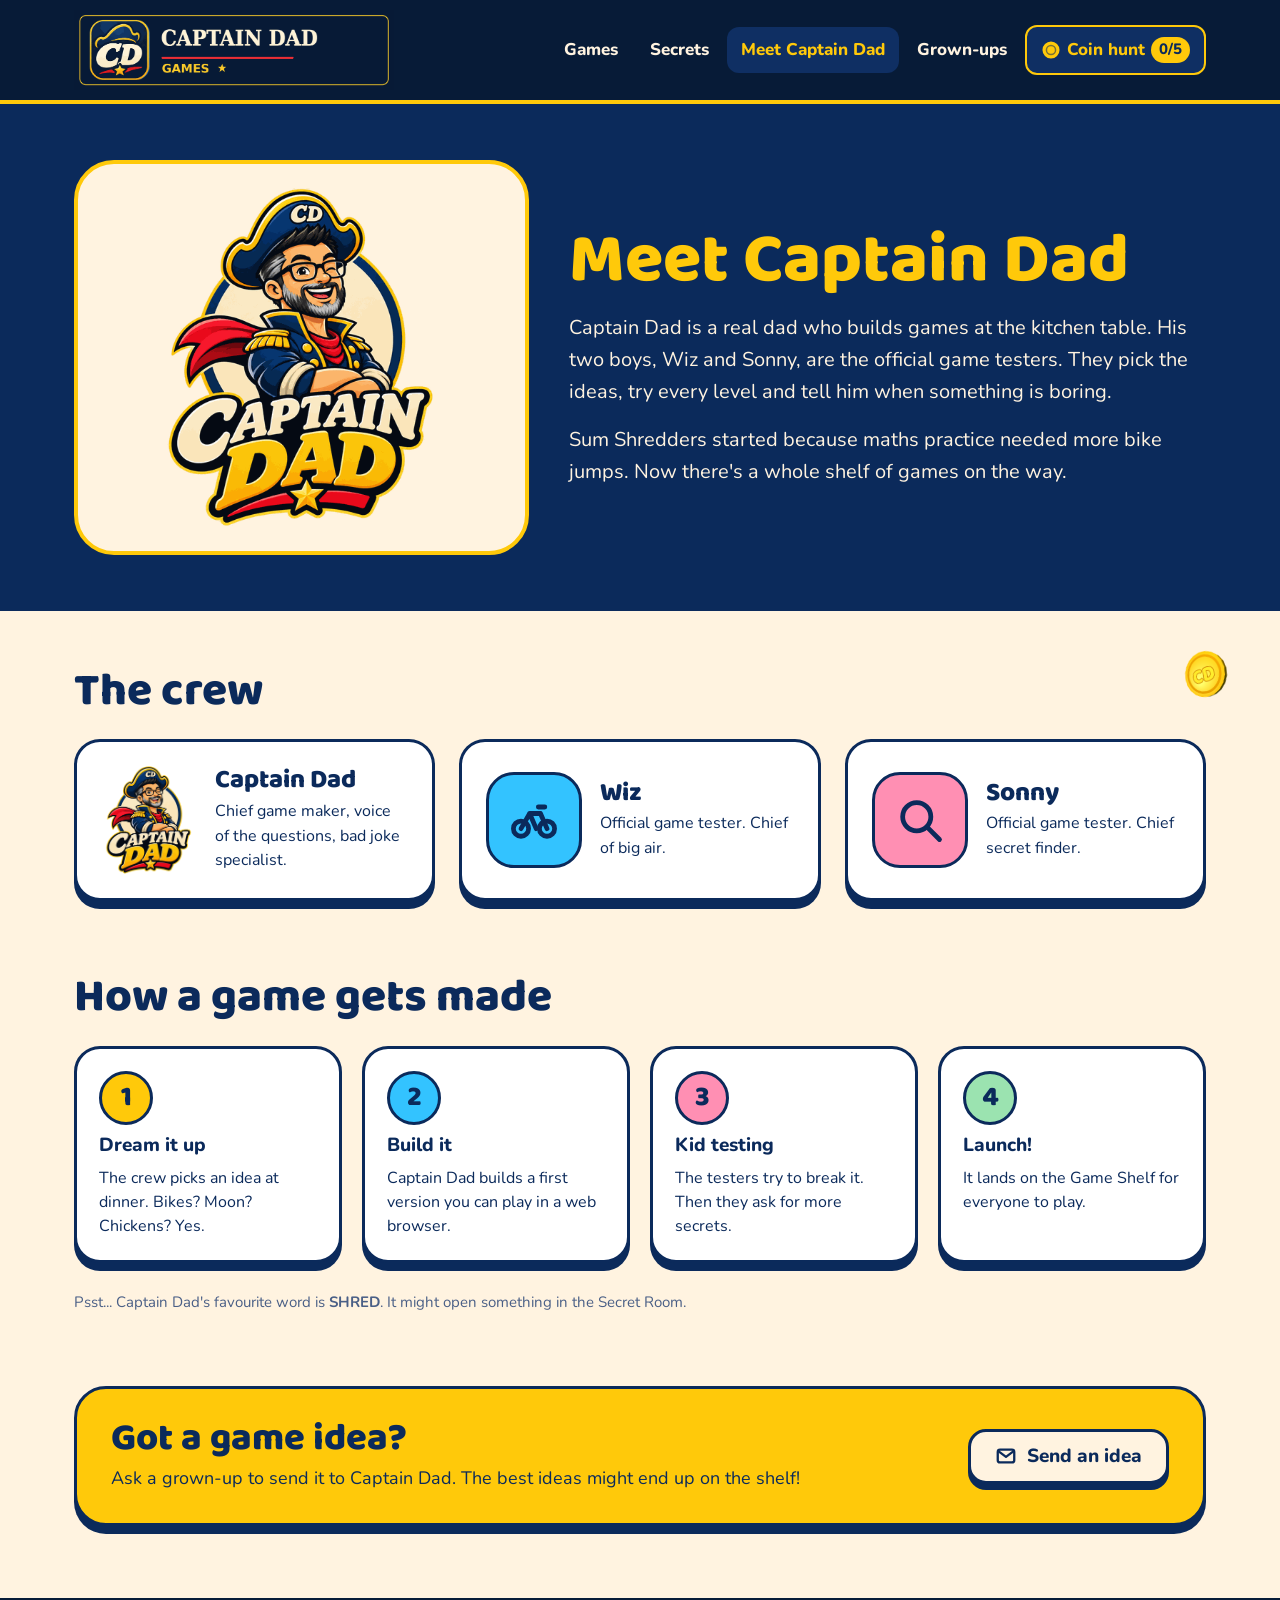
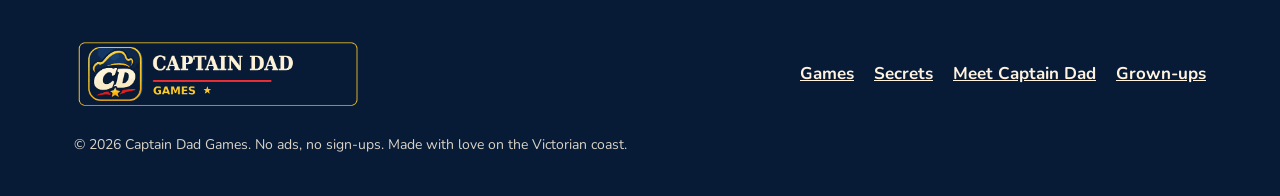
<file: captain-dad/index.html>
<!doctype html>
<html lang="en-AU">
<head>
<meta charset="utf-8">
<meta name="viewport" content="width=device-width, initial-scale=1, viewport-fit=cover">
<title>Meet Captain Dad | Captain Dad Games</title>
<meta name="description" content="Captain Dad is a real dad who makes learning games with his two boys as official testers.">
<meta name="theme-color" content="#071b37">
<link rel="icon" type="image/png" sizes="32x32" href="/assets/img/cd-favicon-32.png?v=3">
<link rel="apple-touch-icon" href="/assets/img/cd-apple-touch-icon.png?v=3">
<link rel="canonical" href="https://captaindad.games/captain-dad/">
<meta property="og:type" content="website">
<meta property="og:site_name" content="Captain Dad Games">
<meta property="og:title" content="Meet Captain Dad | Captain Dad Games">
<meta property="og:description" content="Captain Dad is a real dad who makes learning games with his two boys as official testers.">
<meta property="og:url" content="https://captaindad.games/captain-dad/">
<meta property="og:image" content="https://captaindad.games/assets/img/hero.jpg?v=3">
<meta name="twitter:card" content="summary_large_image">
<link rel="preconnect" href="https://fonts.googleapis.com">
<link rel="preconnect" href="https://fonts.gstatic.com" crossorigin>
<link href="https://fonts.googleapis.com/css2?family=Baloo+2:wght@700;800&amp;family=Nunito:wght@400;600;700;800&amp;display=swap" rel="stylesheet">
<link rel="stylesheet" href="/assets/css/site.css?v=4">
</head>
<body data-page="captain-dad">
<a class="skip" href="#main">Skip to the good stuff</a>
<header class="site-header">
<div class="wrap">
<a class="logo-link" href="/" aria-label="Captain Dad Games home"><img src="/assets/img/captain-dad-wide-dark.png?v=3" alt="Captain Dad Games" width="320" height="80"></a>
<button class="menu-btn" type="button" aria-label="Menu" aria-expanded="false" aria-controls="site-nav"><svg width="24" height="24" viewBox="0 0 24 24" fill="none" stroke="currentColor" stroke-width="3" stroke-linecap="round" stroke-linejoin="round" aria-hidden="true"><path d="M4 7h16M4 12h16M4 17h16"/></svg></button>
<nav id="site-nav" class="nav" aria-label="Main"><a href="/#games">Games</a><a href="/secrets/">Secrets</a><a href="/captain-dad/" aria-current="page">Meet Captain Dad</a><a href="/grown-ups/">Grown-ups</a><a class="coin-chip" href="/secrets/" aria-label="Coin hunt: coins found so far"><svg width="20" height="20" viewBox="0 0 24 24" fill="none" stroke="currentColor" stroke-width="2.5" stroke-linecap="round" stroke-linejoin="round" aria-hidden="true"><circle cx="12" cy="12" r="9" fill="currentColor"/><circle cx="12" cy="12" r="5.5" fill="none" stroke="#0b2a5b" stroke-width="1.8" opacity=".55"/></svg><span>Coin hunt</span><span data-star-count>0/5</span></a></nav>
</div>
</header>

<main id="main">
<section aria-labelledby="mH" style="background:#0b2a5b;color:var(--cream)">
<div class="wrap split" style="padding-top:56px;padding-bottom:56px">
<div style="flex:1 1 300px;display:flex;justify-content:center;background:var(--cream);border-radius:40px;border:4px solid #ffc90a;padding:24px"><img src="/assets/img/captain-dad-logo.png?v=3" alt="Captain Dad, winking, in his navy captain's cap" width="300" height="339"></div>
<div style="flex:1.4 1 420px;display:flex;flex-direction:column;gap:16px">
<h1 id="mH" style="color:#ffc90a;font-size:clamp(46px,6vw,70px);line-height:.98">Meet Captain Dad</h1>
<p style="font-size:20px;line-height:1.6">Captain Dad is a real dad who builds games at the kitchen table. His two boys, Wiz and Sonny, are the official game testers. They pick the ideas, try every level and tell him when something is boring.</p>
<p style="font-size:20px;line-height:1.6">Sum Shredders started because maths practice needed more bike jumps. Now there&#39;s a whole shelf of games on the way.</p>
</div>
</div>
</section>

<section class="section" aria-labelledby="crewH" style="position:relative">
<button class="hidden-coin" type="button" data-coin="captain" aria-label="A hidden gold coin!" style="top:40px;right:4%"><img src="/assets/img/coin.png?v=3" alt="" width="46" height="46"></button>
<div class="wrap">
<h2 id="crewH" style="margin-bottom:24px">The crew</h2>
<div class="grid">
<article class="card" style="padding:24px;display:flex;gap:18px;align-items:center"><img src="/assets/img/captain-dad-logo.png?v=3" alt="" width="96" height="108" loading="lazy" style="flex:0 0 96px"><div><h3 style="font-size:26px">Captain Dad</h3><p style="font-size:16px;margin-top:4px">Chief game maker, voice of the questions, bad joke specialist.</p></div></article>
<article class="card" style="padding:24px;display:flex;gap:18px;align-items:center"><span class="tile-icon" style="flex:0 0 96px;width:96px;height:96px;border-radius:28px;background:#33c3ff"><svg width="52" height="52" viewBox="0 0 24 24" fill="none" stroke="#0b2a5b" stroke-width="2.2" stroke-linecap="round" stroke-linejoin="round" aria-hidden="true"><circle cx="6" cy="16" r="3.5"/><circle cx="18" cy="16" r="3.5"/><path d="M6 16l4-7h5l3 7M10 9l3 7M14 6h3"/></svg></span><div><h3 style="font-size:26px">Wiz</h3><p style="font-size:16px;margin-top:4px">Official game tester. Chief of big air.</p></div></article>
<article class="card" style="padding:24px;display:flex;gap:18px;align-items:center"><span class="tile-icon" style="flex:0 0 96px;width:96px;height:96px;border-radius:28px;background:#ff8fb3"><svg width="52" height="52" viewBox="0 0 24 24" fill="none" stroke="#0b2a5b" stroke-width="2.2" stroke-linecap="round" stroke-linejoin="round" aria-hidden="true"><circle cx="10.5" cy="10.5" r="6.5"/><path d="M15.3 15.3L21 21"/></svg></span><div><h3 style="font-size:26px">Sonny</h3><p style="font-size:16px;margin-top:4px">Official game tester. Chief secret finder.</p></div></article>
</div>
</div>
</section>

<section class="section" aria-labelledby="howH" style="padding-top:16px">
<div class="wrap">
<h2 id="howH" style="margin-bottom:24px">How a game gets made</h2>
<ol class="steps">
<li class="card"><span class="dot" style="background:#ffc90a">1</span><span class="t">Dream it up</span><span class="d">The crew picks an idea at dinner. Bikes? Moon? Chickens? Yes.</span></li>
<li class="card"><span class="dot" style="background:#33c3ff">2</span><span class="t">Build it</span><span class="d">Captain Dad builds a first version you can play in a web browser.</span></li>
<li class="card"><span class="dot" style="background:#ff8fb3">3</span><span class="t">Kid testing</span><span class="d">The testers try to break it. Then they ask for more secrets.</span></li>
<li class="card"><span class="dot" style="background:#9be3b0">4</span><span class="t">Launch!</span><span class="d">It lands on the Game Shelf for everyone to play.</span></li>
</ol>
<p style="margin-top:28px;font-size:15px;color:var(--muted)">Psst... Captain Dad&#39;s favourite word is <strong>SHRED</strong>. It might open something in the Secret Room.</p>
</div>
</section>

<section class="section" aria-labelledby="ideaH" style="padding-top:16px;padding-bottom:72px">
<div class="wrap">
<div class="callout">
<div style="flex:1 1 420px"><h2 id="ideaH" style="font-size:38px">Got a game idea?</h2><p style="margin-top:6px;font-size:18px">Ask a grown-up to send it to Captain Dad. The best ideas might end up on the shelf!</p></div>
<a class="btn cream" href="#" data-contact data-subject="A game idea for Captain Dad"><svg width="22" height="22" viewBox="0 0 24 24" fill="none" stroke="currentColor" stroke-width="2.5" stroke-linecap="round" stroke-linejoin="round" aria-hidden="true"><rect x="3" y="5" width="18" height="14" rx="2.5"/><path d="M4 7l8 6 8-6"/></svg>Send an idea</a>
</div>
</div>
</section>
</main>
<footer class="site-footer">
<div class="wrap">
<img src="/assets/img/captain-dad-wide-dark.png?v=3" alt="Captain Dad Games" width="288" height="72" loading="lazy">
<nav class="foot-links" aria-label="Footer">
<a href="/#games">Games</a><a href="/secrets/">Secrets</a><a href="/captain-dad/">Meet Captain Dad</a><a href="/grown-ups/">Grown-ups</a>
</nav>
<small>© <span data-year>2026</span> Captain Dad Games. No ads, no sign-ups. Made with love on the Victorian coast.</small>
</div>
</footer>
<script src="/assets/js/site.js?v=4"></script>
</body>
</html>
</file>
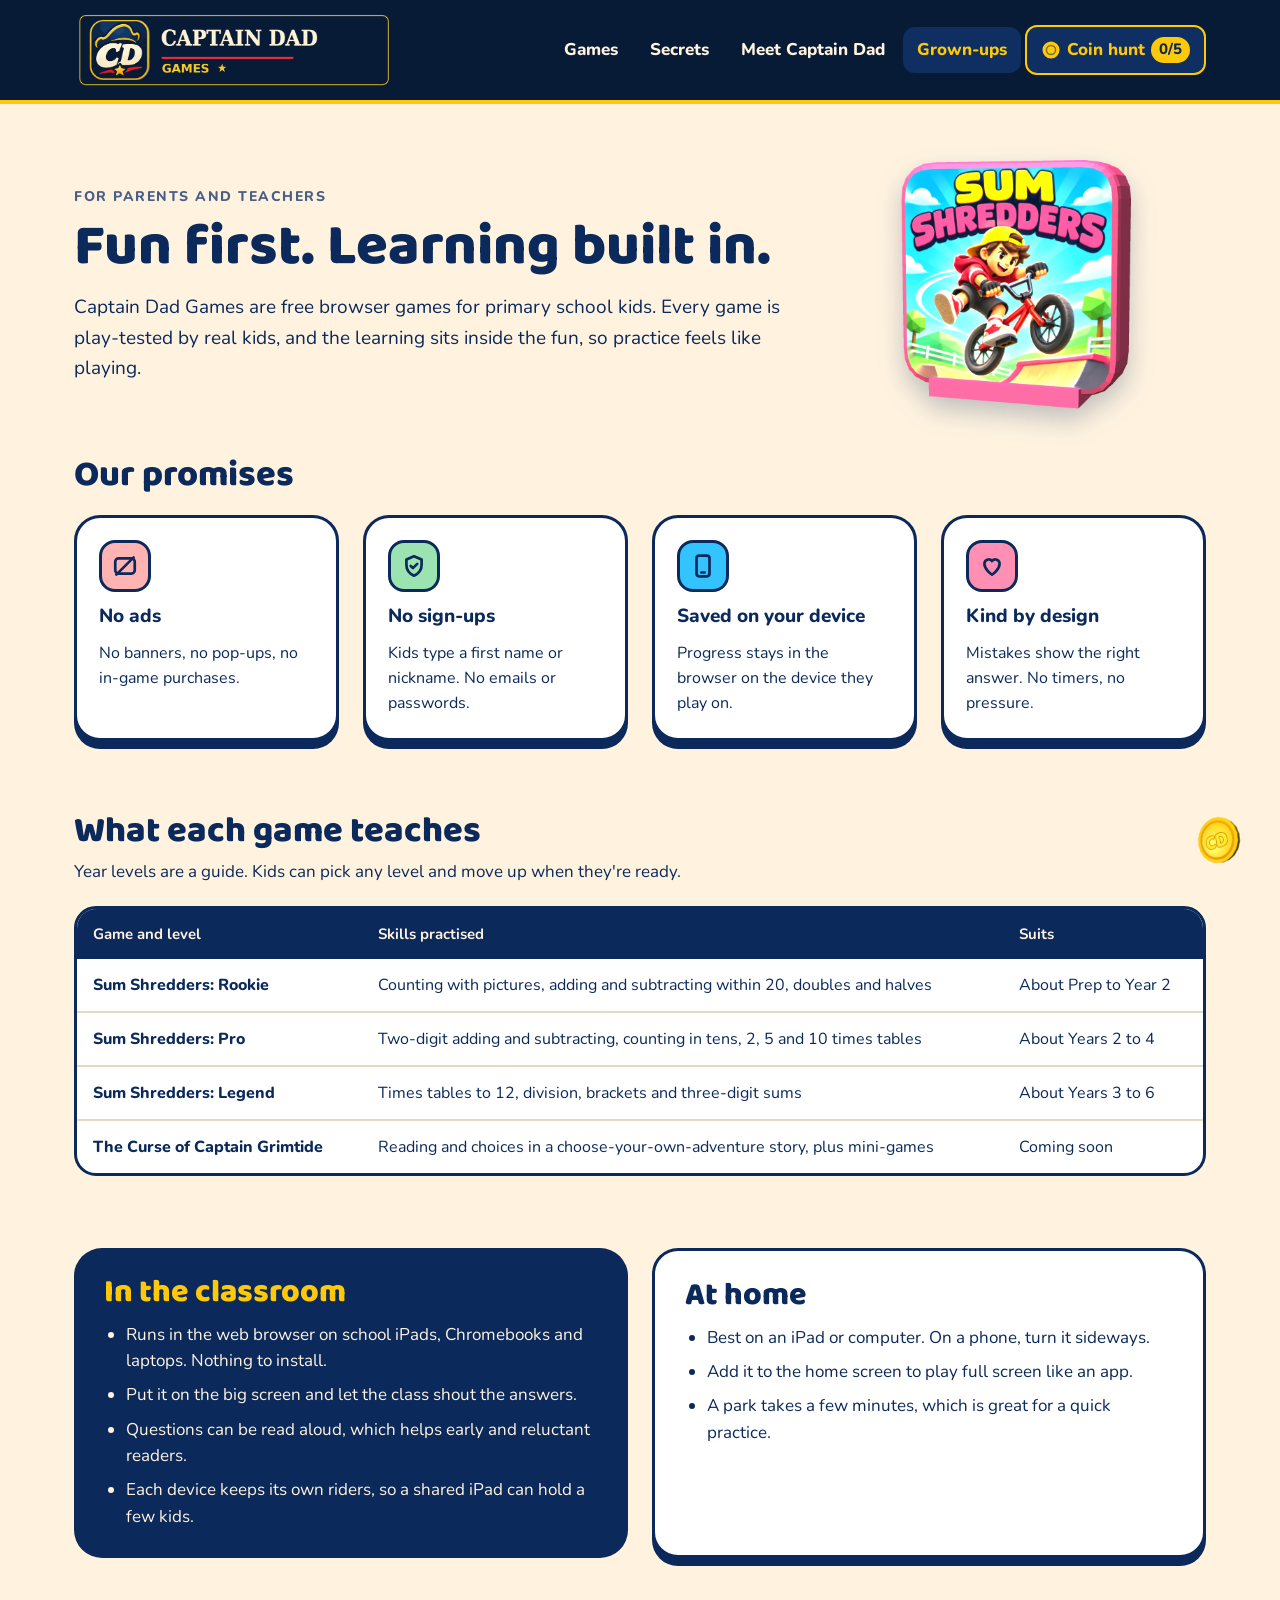
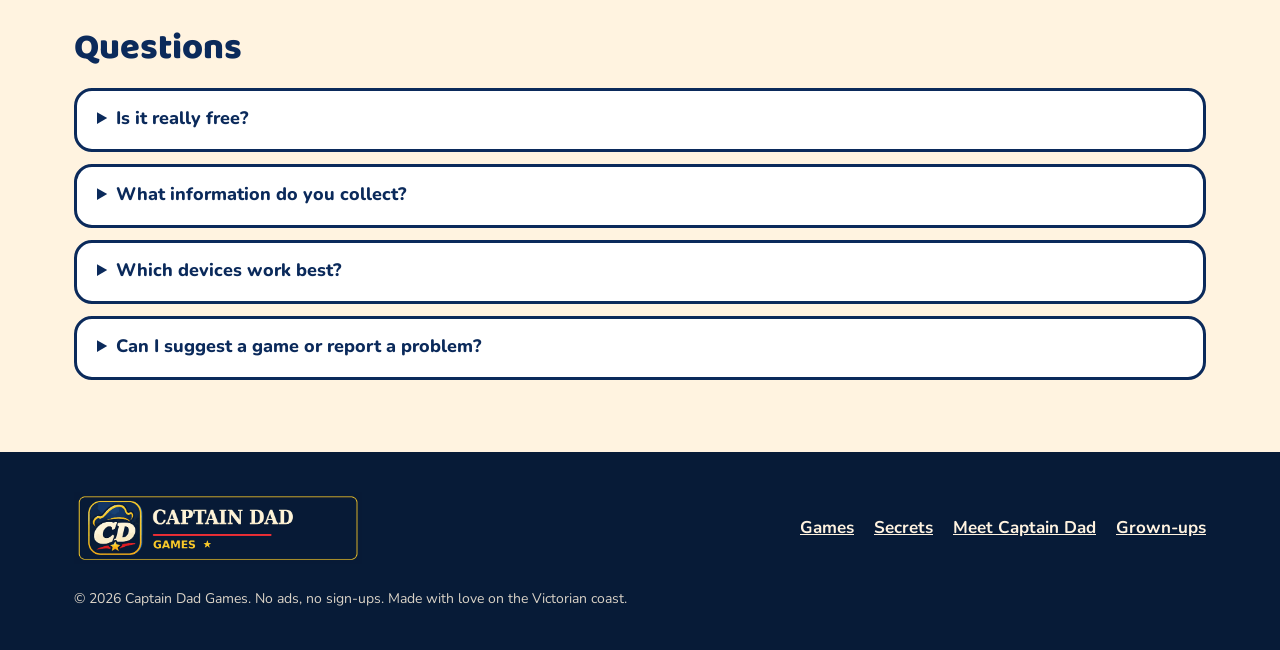
<file: grown-ups/index.html>
<!doctype html>
<html lang="en-AU">
<head>
<meta charset="utf-8">
<meta name="viewport" content="width=device-width, initial-scale=1, viewport-fit=cover">
<title>For parents and teachers | Captain Dad Games</title>
<meta name="description" content="Free, ad-free maths and story games for primary school kids. What each game teaches, and how we keep it safe.">
<meta name="theme-color" content="#071b37">
<link rel="icon" type="image/png" sizes="32x32" href="/assets/img/cd-favicon-32.png?v=3">
<link rel="apple-touch-icon" href="/assets/img/cd-apple-touch-icon.png?v=3">
<link rel="canonical" href="https://captaindad.games/grown-ups/">
<meta property="og:type" content="website">
<meta property="og:site_name" content="Captain Dad Games">
<meta property="og:title" content="For parents and teachers | Captain Dad Games">
<meta property="og:description" content="Free, ad-free maths and story games for primary school kids. What each game teaches, and how we keep it safe.">
<meta property="og:url" content="https://captaindad.games/grown-ups/">
<meta property="og:image" content="https://captaindad.games/assets/img/hero.jpg?v=3">
<meta name="twitter:card" content="summary_large_image">
<link rel="preconnect" href="https://fonts.googleapis.com">
<link rel="preconnect" href="https://fonts.gstatic.com" crossorigin>
<link href="https://fonts.googleapis.com/css2?family=Baloo+2:wght@700;800&amp;family=Nunito:wght@400;600;700;800&amp;display=swap" rel="stylesheet">
<link rel="stylesheet" href="/assets/css/site.css?v=4">
</head>
<body data-page="grown-ups">
<a class="skip" href="#main">Skip to the good stuff</a>
<header class="site-header">
<div class="wrap">
<a class="logo-link" href="/" aria-label="Captain Dad Games home"><img src="/assets/img/captain-dad-wide-dark.png?v=3" alt="Captain Dad Games" width="320" height="80"></a>
<button class="menu-btn" type="button" aria-label="Menu" aria-expanded="false" aria-controls="site-nav"><svg width="24" height="24" viewBox="0 0 24 24" fill="none" stroke="currentColor" stroke-width="3" stroke-linecap="round" stroke-linejoin="round" aria-hidden="true"><path d="M4 7h16M4 12h16M4 17h16"/></svg></button>
<nav id="site-nav" class="nav" aria-label="Main"><a href="/#games">Games</a><a href="/secrets/">Secrets</a><a href="/captain-dad/">Meet Captain Dad</a><a href="/grown-ups/" aria-current="page">Grown-ups</a><a class="coin-chip" href="/secrets/" aria-label="Coin hunt: coins found so far"><svg width="20" height="20" viewBox="0 0 24 24" fill="none" stroke="currentColor" stroke-width="2.5" stroke-linecap="round" stroke-linejoin="round" aria-hidden="true"><circle cx="12" cy="12" r="9" fill="currentColor"/><circle cx="12" cy="12" r="5.5" fill="none" stroke="#0b2a5b" stroke-width="1.8" opacity=".55"/></svg><span>Coin hunt</span><span data-star-count>0/5</span></a></nav>
</div>
</header>

<main id="main">
<section class="section" aria-labelledby="gH" style="padding-bottom:24px;position:relative">
<div class="wrap split" style="gap:32px">
<div style="flex:2 1 480px">
<p class="kicker" style="margin-bottom:10px">For parents and teachers</p>
<h1 id="gH" style="font-size:clamp(40px,5vw,58px)">Fun first. Learning built in.</h1>
<p style="margin-top:14px;font-size:19px;line-height:1.6">Captain Dad Games are free browser games for primary school kids. Every game is play-tested by real kids, and the learning sits inside the fun, so practice feels like playing.</p>
</div>
<div style="flex:1 1 260px;display:flex;justify-content:center"><img src="/assets/img/box_ss.png?v=3" alt="" width="230" height="249" style="filter:drop-shadow(0 12px 12px rgba(11,42,91,.25))"></div>
</div>
</section>

<section class="section" aria-labelledby="pH" style="padding-top:24px">
<div class="wrap">
<h2 id="pH" style="font-size:36px;margin-bottom:20px">Our promises</h2>
<ul class="grid" style="list-style:none;margin:0;padding:0">
<li class="card" style="padding:22px;display:flex;flex-direction:column;gap:10px"><span class="tile-icon" style="background:#ffb3b3"><svg width="26" height="26" viewBox="0 0 24 24" fill="none" stroke="#0b2a5b" stroke-width="2.5" stroke-linecap="round" stroke-linejoin="round" aria-hidden="true"><rect x="3" y="5" width="18" height="14" rx="3"/><path d="M4 20L20 4"/></svg></span><p style="font-weight:800;font-size:19px">No ads</p><p style="font-size:16px">No banners, no pop-ups, no in-game purchases.</p></li>
<li class="card" style="padding:22px;display:flex;flex-direction:column;gap:10px"><span class="tile-icon" style="background:#9be3b0"><svg width="26" height="26" viewBox="0 0 24 24" fill="none" stroke="#0b2a5b" stroke-width="2.5" stroke-linecap="round" stroke-linejoin="round" aria-hidden="true"><path d="M12 3l7 3v5c0 4.5-3 8-7 10-4-2-7-5.5-7-10V6z"/><path d="M9 12l2 2 4-4"/></svg></span><p style="font-weight:800;font-size:19px">No sign-ups</p><p style="font-size:16px">Kids type a first name or nickname. No emails or passwords.</p></li>
<li class="card" style="padding:22px;display:flex;flex-direction:column;gap:10px"><span class="tile-icon" style="background:#33c3ff"><svg width="26" height="26" viewBox="0 0 24 24" fill="none" stroke="#0b2a5b" stroke-width="2.5" stroke-linecap="round" stroke-linejoin="round" aria-hidden="true"><rect x="6" y="2.5" width="12" height="19" rx="2.5"/><path d="M10.5 18h3"/></svg></span><p style="font-weight:800;font-size:19px">Saved on your device</p><p style="font-size:16px">Progress stays in the browser on the device they play on.</p></li>
<li class="card" style="padding:22px;display:flex;flex-direction:column;gap:10px"><span class="tile-icon" style="background:#ff8fb3"><svg width="26" height="26" viewBox="0 0 24 24" fill="none" stroke="#0b2a5b" stroke-width="2.5" stroke-linecap="round" stroke-linejoin="round" aria-hidden="true"><path d="M12 20s-7-4.4-7-10a4 4 0 0 1 7-2.6A4 4 0 0 1 19 10c0 5.6-7 10-7 10z"/></svg></span><p style="font-weight:800;font-size:19px">Kind by design</p><p style="font-size:16px">Mistakes show the right answer. No timers, no pressure.</p></li>
</ul>
</div>
</section>

<section class="section" aria-labelledby="lH" style="padding-top:16px;position:relative">
<button class="hidden-coin" type="button" data-coin="grownups" aria-label="A hidden gold coin!" style="top:20px;right:3%"><img src="/assets/img/coin.png?v=3" alt="" width="46" height="46"></button>
<div class="wrap">
<h2 id="lH" style="font-size:36px">What each game teaches</h2>
<p class="lede" style="margin-bottom:20px;font-size:17px">Year levels are a guide. Kids can pick any level and move up when they&#39;re ready.</p>
<div class="table-box">
<table>
<thead><tr><th scope="col">Game and level</th><th scope="col">Skills practised</th><th scope="col">Suits</th></tr></thead>
<tbody>
<tr><th scope="row">Sum Shredders: Rookie</th><td>Counting with pictures, adding and subtracting within 20, doubles and halves</td><td>About Prep to Year 2</td></tr>
<tr><th scope="row">Sum Shredders: Pro</th><td>Two-digit adding and subtracting, counting in tens, 2, 5 and 10 times tables</td><td>About Years 2 to 4</td></tr>
<tr><th scope="row">Sum Shredders: Legend</th><td>Times tables to 12, division, brackets and three-digit sums</td><td>About Years 3 to 6</td></tr>
<tr><th scope="row">The Curse of Captain Grimtide</th><td>Reading and choices in a choose-your-own-adventure story, plus mini-games</td><td>Coming soon</td></tr>
</tbody>
</table>
</div>
</div>
</section>

<section class="section" aria-labelledby="cH" style="padding-top:16px">
<div class="wrap split" style="gap:24px;align-items:stretch">
<div class="panel-navy" style="flex:1 1 420px">
<h2 id="cH" style="font-size:32px;margin-bottom:12px">In the classroom</h2>
<ul style="margin:0;padding-left:22px;display:flex;flex-direction:column;gap:8px;font-size:17px">
<li>Runs in the web browser on school iPads, Chromebooks and laptops. Nothing to install.</li>
<li>Put it on the big screen and let the class shout the answers.</li>
<li>Questions can be read aloud, which helps early and reluctant readers.</li>
<li>Each device keeps its own riders, so a shared iPad can hold a few kids.</li>
</ul>
</div>
<div class="card" style="flex:1 1 420px;padding:28px 30px">
<h2 style="font-size:32px;margin-bottom:12px">At home</h2>
<ul style="margin:0;padding-left:22px;display:flex;flex-direction:column;gap:8px;font-size:17px">
<li>Best on an iPad or computer. On a phone, turn it sideways.</li>
<li>Add it to the home screen to play full screen like an app.</li>
<li>A park takes a few minutes, which is great for a quick practice.</li>
</ul>
</div>
</div>
</section>

<section class="section" aria-labelledby="fH" style="padding-top:16px;padding-bottom:72px">
<div class="wrap">
<h2 id="fH" style="font-size:36px;margin-bottom:20px">Questions</h2>
<div class="faq">
<details><summary>Is it really free?</summary><p>Yes. There are no ads, subscriptions or in-game purchases.</p></details>
<details><summary>What information do you collect?</summary><p>No accounts and no personal details. Kids&#39; names and progress are saved in the browser on their own device, and never sent to us. Sum Shredders counts visits anonymously with Vercel Web Analytics, which uses no cookies and nothing that identifies your child. This website doesn&#39;t use analytics at all.</p></details>
<details><summary>Which devices work best?</summary><p>Tablets and computers. Phones work too when turned sideways.</p></details>
<details><summary>Can I suggest a game or report a problem?</summary><p>Please do! <a href="#" data-contact data-subject="Captain Dad Games feedback">Send Captain Dad an email</a> and he&#39;ll take a look.</p></details>
</div>
</div>
</section>
</main>
<footer class="site-footer">
<div class="wrap">
<img src="/assets/img/captain-dad-wide-dark.png?v=3" alt="Captain Dad Games" width="288" height="72" loading="lazy">
<nav class="foot-links" aria-label="Footer">
<a href="/#games">Games</a><a href="/secrets/">Secrets</a><a href="/captain-dad/">Meet Captain Dad</a><a href="/grown-ups/">Grown-ups</a>
</nav>
<small>© <span data-year>2026</span> Captain Dad Games. No ads, no sign-ups. Made with love on the Victorian coast.</small>
</div>
</footer>
<script src="/assets/js/site.js?v=4"></script>
</body>
</html>
</file>
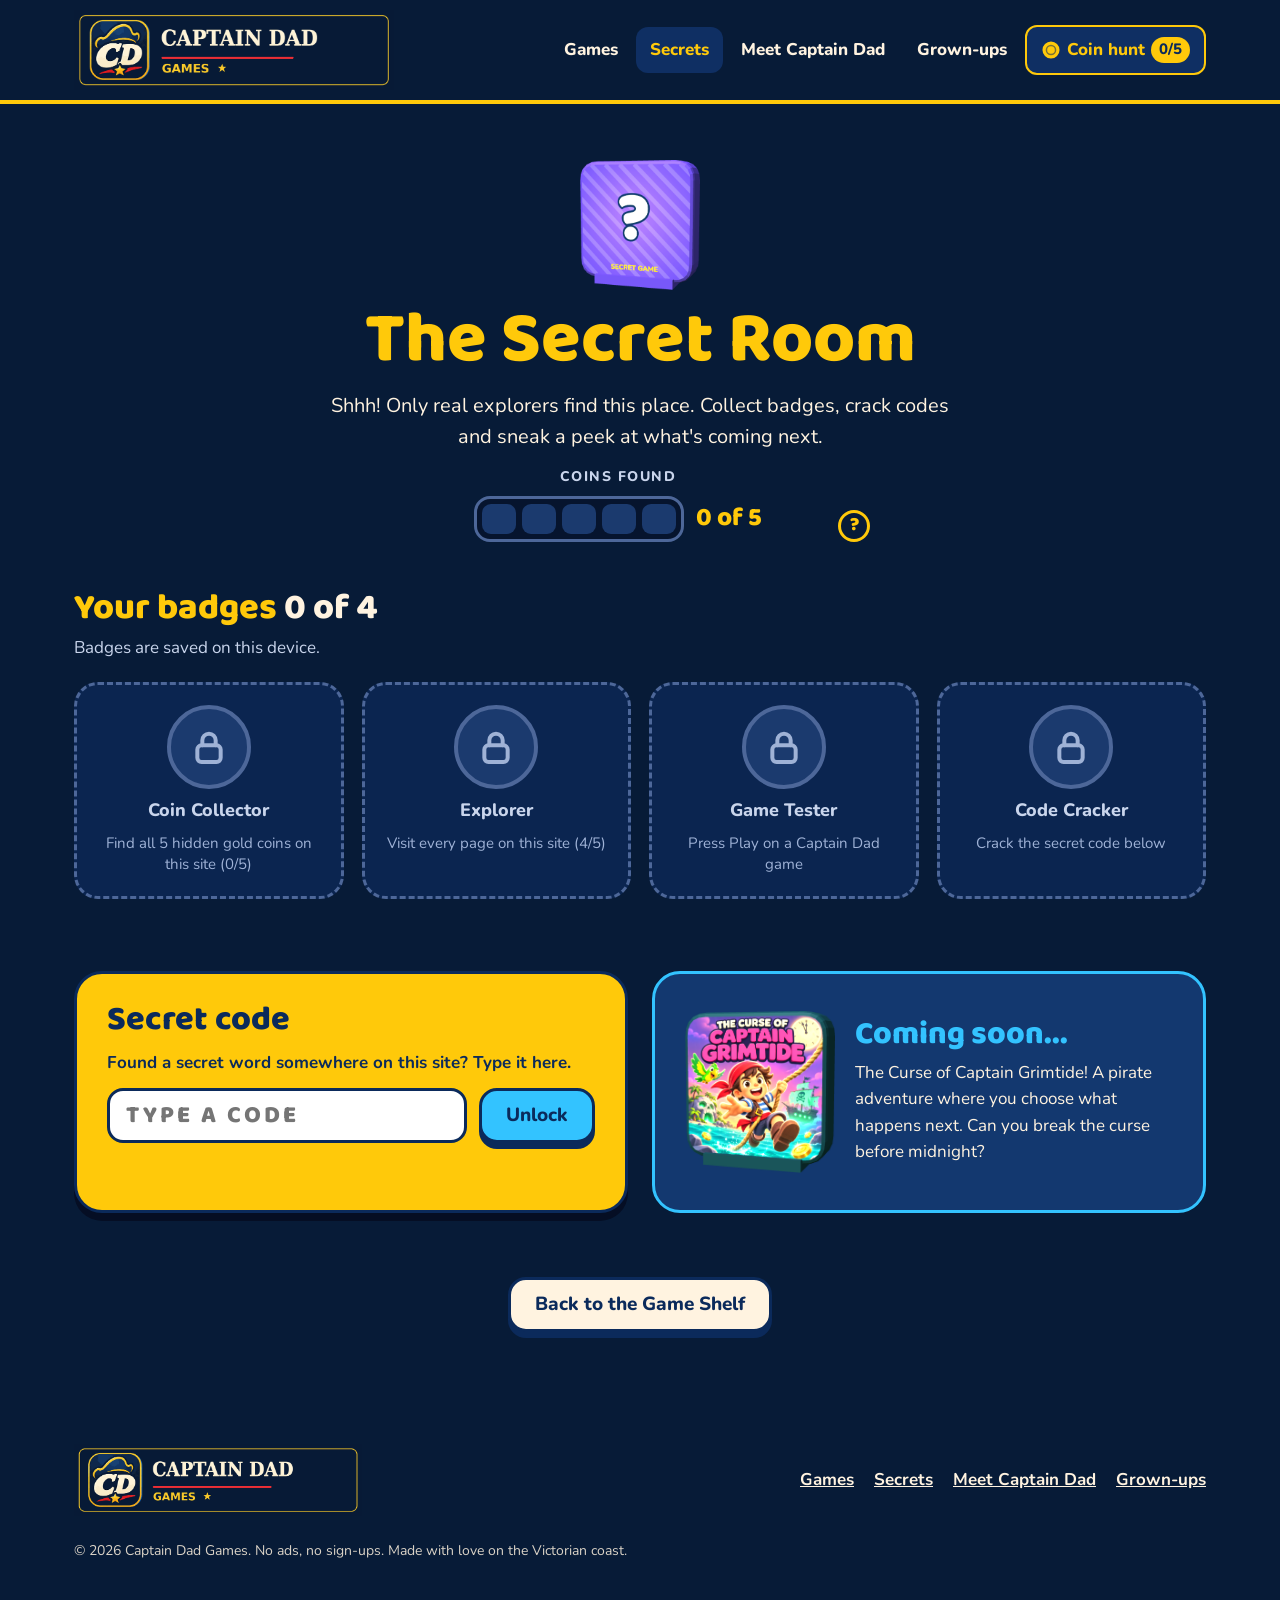
<file: secrets/index.html>
<!doctype html>
<html lang="en-AU">
<head>
<meta charset="utf-8">
<meta name="viewport" content="width=device-width, initial-scale=1, viewport-fit=cover">
<title>The Secret Room | Captain Dad Games</title>
<meta name="description" content="Shhh! Badges, secret codes and sneak peeks for Captain Dad explorers.">
<meta name="theme-color" content="#071b37">
<link rel="icon" type="image/png" sizes="32x32" href="/assets/img/cd-favicon-32.png?v=3">
<link rel="apple-touch-icon" href="/assets/img/cd-apple-touch-icon.png?v=3">
<link rel="canonical" href="https://captaindad.games/secrets/">
<meta property="og:type" content="website">
<meta property="og:site_name" content="Captain Dad Games">
<meta property="og:title" content="The Secret Room | Captain Dad Games">
<meta property="og:description" content="Shhh! Badges, secret codes and sneak peeks for Captain Dad explorers.">
<meta property="og:url" content="https://captaindad.games/secrets/">
<meta property="og:image" content="https://captaindad.games/assets/img/hero.jpg?v=3">
<meta name="twitter:card" content="summary_large_image">
<link rel="preconnect" href="https://fonts.googleapis.com">
<link rel="preconnect" href="https://fonts.gstatic.com" crossorigin>
<link href="https://fonts.googleapis.com/css2?family=Baloo+2:wght@700;800&amp;family=Nunito:wght@400;600;700;800&amp;display=swap" rel="stylesheet">
<link rel="stylesheet" href="/assets/css/site.css?v=4">
</head>
<body data-page="secrets" class="secret-page">
<a class="skip" href="#main">Skip to the good stuff</a>
<header class="site-header">
<div class="wrap">
<a class="logo-link" href="/" aria-label="Captain Dad Games home"><img src="/assets/img/captain-dad-wide-dark.png?v=3" alt="Captain Dad Games" width="320" height="80"></a>
<button class="menu-btn" type="button" aria-label="Menu" aria-expanded="false" aria-controls="site-nav"><svg width="24" height="24" viewBox="0 0 24 24" fill="none" stroke="currentColor" stroke-width="3" stroke-linecap="round" stroke-linejoin="round" aria-hidden="true"><path d="M4 7h16M4 12h16M4 17h16"/></svg></button>
<nav id="site-nav" class="nav" aria-label="Main"><a href="/#games">Games</a><a href="/secrets/" aria-current="page">Secrets</a><a href="/captain-dad/">Meet Captain Dad</a><a href="/grown-ups/">Grown-ups</a><a class="coin-chip" href="/secrets/" aria-label="Coin hunt: coins found so far"><svg width="20" height="20" viewBox="0 0 24 24" fill="none" stroke="currentColor" stroke-width="2.5" stroke-linecap="round" stroke-linejoin="round" aria-hidden="true"><circle cx="12" cy="12" r="9" fill="currentColor"/><circle cx="12" cy="12" r="5.5" fill="none" stroke="#0b2a5b" stroke-width="1.8" opacity=".55"/></svg><span>Coin hunt</span><span data-star-count>0/5</span></a></nav>
</div>
</header>

<main id="main">
<section class="section" aria-labelledby="sH" style="text-align:center;padding-bottom:24px">
<div class="wrap" style="display:flex;flex-direction:column;align-items:center;gap:14px">
<img src="/assets/img/box_m1.png?v=3" alt="" width="120" height="130" style="width:120px;height:auto">
<h1 id="sH" style="font-size:clamp(46px,6vw,72px);line-height:1">The Secret Room</h1>
<p style="max-width:640px;font-size:20px">Shhh! Only real explorers find this place. Collect badges, crack codes and sneak a peek at what&#39;s coming next.</p>
<div class="hunt-row"><div class="pips" role="img" aria-label="Coin hunt: 0 of 5 hidden coins found" style="justify-content:center"></div><span class="tip tip-up"><button class="tip-btn" type="button" aria-expanded="false" aria-controls="tip-secret" aria-label="How does the coin hunt work?">?</button><span class="tip-box" id="tip-secret" role="note">Captain Dad has hidden <strong>5 gold coins</strong> around this website. Look carefully on every page and tap a coin when you spot one! Find all 5 to earn the <strong>Coin Collector</strong> badge in the Secret Room. Your coins are saved on this device.</span></span></div>
</div>
</section>
<section class="section" aria-labelledby="bH" style="padding-top:24px">
<div class="wrap">
<h2 id="bH" style="font-size:36px;margin-bottom:8px">Your badges <span style="color:var(--cream)" data-badge-count>0 of 4</span></h2>
<p style="margin-bottom:20px;color:#c9d5ec">Badges are saved on this device.</p>
<ul class="badges" id="badges" aria-live="polite"></ul>
</div>
</section>
<section class="section" aria-label="Secret code and sneak peek" style="padding-top:16px">
<div class="wrap split" style="gap:24px;align-items:stretch">
<form class="code-form" id="code-form" autocomplete="off">
<h2 style="font-size:34px">Secret code</h2>
<label for="code" style="font-weight:700;font-size:17px">Found a secret word somewhere on this site? Type it here.</label>
<div style="display:flex;flex-wrap:wrap;gap:12px">
<input id="code" name="code" type="text" maxlength="12" placeholder="Type a code" autocapitalize="characters" spellcheck="false">
<button class="btn sky" type="submit">Unlock</button>
</div>
<p id="code-msg" class="code-msg" role="status"></p>
</form>
<div class="soon">
<img src="/assets/img/box_grim.png?v=3" alt="The Curse of Captain Grimtide game box" width="150" height="162" loading="lazy" style="width:150px;height:auto">
<div style="flex:1 1 200px">
<h2 style="font-size:32px">Coming soon...</h2>
<p style="margin-top:8px;font-size:17px">The Curse of Captain Grimtide! A pirate adventure where you choose what happens next. Can you break the curse before midnight?</p>
</div>
</div>
</div>
</section>
<section style="padding:8px 0 72px">
<div class="wrap" style="text-align:center"><a class="btn cream" href="/">Back to the Game Shelf</a></div>
</section>
</main>
<footer class="site-footer">
<div class="wrap">
<img src="/assets/img/captain-dad-wide-dark.png?v=3" alt="Captain Dad Games" width="288" height="72" loading="lazy">
<nav class="foot-links" aria-label="Footer">
<a href="/#games">Games</a><a href="/secrets/">Secrets</a><a href="/captain-dad/">Meet Captain Dad</a><a href="/grown-ups/">Grown-ups</a>
</nav>
<small>© <span data-year>2026</span> Captain Dad Games. No ads, no sign-ups. Made with love on the Victorian coast.</small>
</div>
</footer>
<script src="/assets/js/site.js?v=4"></script>
</body>
</html>
</file>
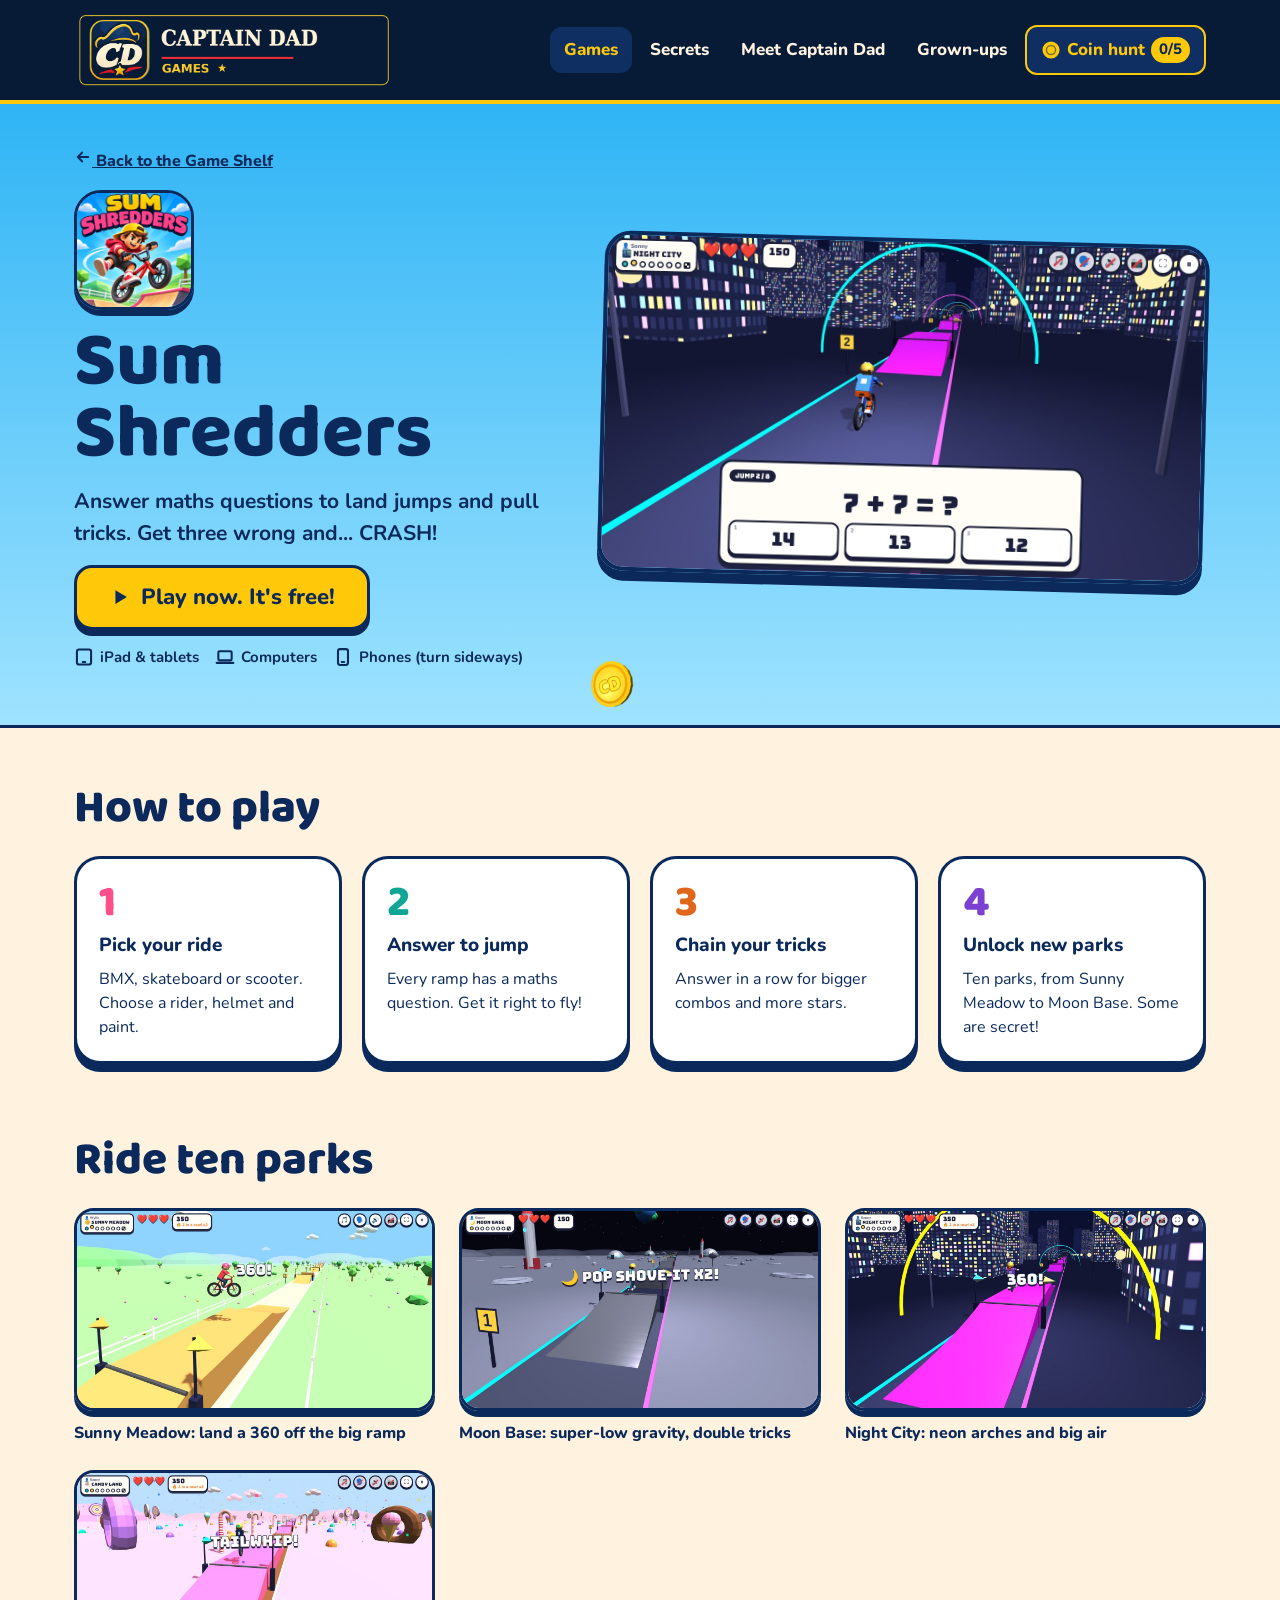
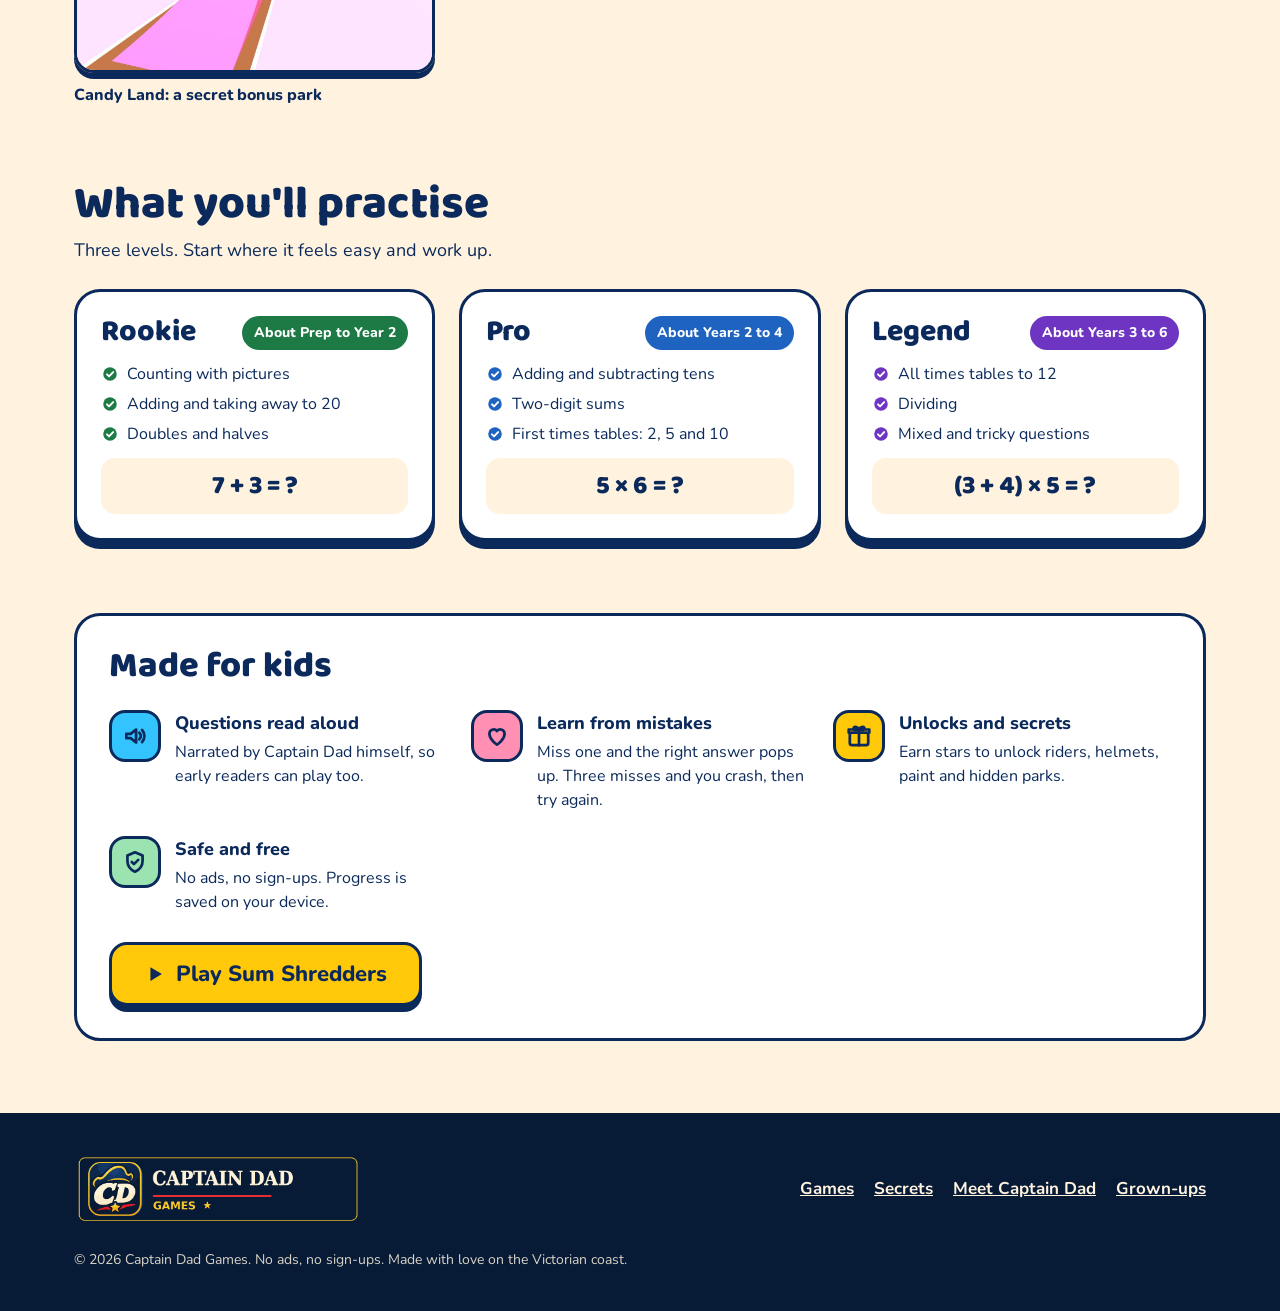
<file: sum-shredders/index.html>
<!doctype html>
<html lang="en-AU">
<head>
<meta charset="utf-8">
<meta name="viewport" content="width=device-width, initial-scale=1, viewport-fit=cover">
<title>Sum Shredders: the maths bike park game | Captain Dad Games</title>
<meta name="description" content="Answer maths questions to land jumps and pull tricks on a BMX, skateboard or scooter. Free, no ads, for ages 5 to 11.">
<meta name="theme-color" content="#071b37">
<link rel="icon" type="image/png" sizes="32x32" href="/assets/img/cd-favicon-32.png?v=3">
<link rel="apple-touch-icon" href="/assets/img/cd-apple-touch-icon.png?v=3">
<link rel="canonical" href="https://captaindad.games/sum-shredders/">
<meta property="og:type" content="website">
<meta property="og:site_name" content="Captain Dad Games">
<meta property="og:title" content="Sum Shredders: the maths bike park game | Captain Dad Games">
<meta property="og:description" content="Answer maths questions to land jumps and pull tricks on a BMX, skateboard or scooter. Free, no ads, for ages 5 to 11.">
<meta property="og:url" content="https://captaindad.games/sum-shredders/">
<meta property="og:image" content="https://captaindad.games/assets/img/hero.jpg?v=3">
<meta name="twitter:card" content="summary_large_image">
<link rel="preconnect" href="https://fonts.googleapis.com">
<link rel="preconnect" href="https://fonts.gstatic.com" crossorigin>
<link href="https://fonts.googleapis.com/css2?family=Baloo+2:wght@700;800&amp;family=Nunito:wght@400;600;700;800&amp;display=swap" rel="stylesheet">
<link rel="stylesheet" href="/assets/css/site.css?v=4">
</head>
<body data-page="sum-shredders">
<a class="skip" href="#main">Skip to the good stuff</a>
<header class="site-header">
<div class="wrap">
<a class="logo-link" href="/" aria-label="Captain Dad Games home"><img src="/assets/img/captain-dad-wide-dark.png?v=3" alt="Captain Dad Games" width="320" height="80"></a>
<button class="menu-btn" type="button" aria-label="Menu" aria-expanded="false" aria-controls="site-nav"><svg width="24" height="24" viewBox="0 0 24 24" fill="none" stroke="currentColor" stroke-width="3" stroke-linecap="round" stroke-linejoin="round" aria-hidden="true"><path d="M4 7h16M4 12h16M4 17h16"/></svg></button>
<nav id="site-nav" class="nav" aria-label="Main"><a href="/#games" aria-current="page">Games</a><a href="/secrets/">Secrets</a><a href="/captain-dad/">Meet Captain Dad</a><a href="/grown-ups/">Grown-ups</a><a class="coin-chip" href="/secrets/" aria-label="Coin hunt: coins found so far"><svg width="20" height="20" viewBox="0 0 24 24" fill="none" stroke="currentColor" stroke-width="2.5" stroke-linecap="round" stroke-linejoin="round" aria-hidden="true"><circle cx="12" cy="12" r="9" fill="currentColor"/><circle cx="12" cy="12" r="5.5" fill="none" stroke="#0b2a5b" stroke-width="1.8" opacity=".55"/></svg><span>Coin hunt</span><span data-star-count>0/5</span></a></nav>
</div>
</header>

<main id="main">
<section class="game-hero" aria-labelledby="ssH" style="position:relative">
<button class="hidden-coin" type="button" data-coin="game" aria-label="A hidden gold coin!" style="bottom:18px;left:46%"><img src="/assets/img/coin.png?v=3" alt="" width="46" height="46"></button>
<div class="wrap split">
<div class="copy">
<a class="back" href="/#games"><svg width="18" height="18" viewBox="0 0 24 24" fill="none" stroke="currentColor" stroke-width="2.5" stroke-linecap="round" stroke-linejoin="round" aria-hidden="true"><path d="M19 12H5M11 6l-6 6 6 6"/></svg> Back to the Game Shelf</a>
<img class="app-icon" src="/assets/img/ss_icon.jpg?v=3" alt="" width="120" height="120">
<h1 id="ssH" style="font-size:clamp(48px,6vw,76px);line-height:.95">Sum Shredders</h1>
<p style="font-size:21px;line-height:1.5;font-weight:700">Answer maths questions to land jumps and pull tricks. Get three wrong and... CRASH!</p>
<a class="btn big" href="https://www.sumshredders.com/" data-play><svg width="22" height="22" viewBox="0 0 24 24" fill="none" stroke="currentColor" stroke-width="2.5" stroke-linecap="round" stroke-linejoin="round" aria-hidden="true"><path d="M7 4.5v15l12.5-7.5z" fill="currentColor" stroke="none"/></svg>Play now. It&#39;s free!</a>
<p class="devices"><span><svg width="20" height="20" viewBox="0 0 24 24" fill="none" stroke="currentColor" stroke-width="2.5" stroke-linecap="round" stroke-linejoin="round" aria-hidden="true"><rect x="3.5" y="3" width="17" height="18" rx="2.5"/><path d="M10.5 18h3"/></svg>iPad &amp; tablets</span><span><svg width="20" height="20" viewBox="0 0 24 24" fill="none" stroke="currentColor" stroke-width="2.5" stroke-linecap="round" stroke-linejoin="round" aria-hidden="true"><rect x="4" y="5" width="16" height="11" rx="1.5"/><path d="M2 19h20"/></svg>Computers</span><span><svg width="20" height="20" viewBox="0 0 24 24" fill="none" stroke="currentColor" stroke-width="2.5" stroke-linecap="round" stroke-linejoin="round" aria-hidden="true"><rect x="6" y="2.5" width="12" height="19" rx="2.5"/><path d="M10.5 18h3"/></svg>Phones (turn sideways)</span></p>
</div>
<div class="pic"><img src="/assets/img/shot_night_question.jpg?v=3" alt="Night City in Sum Shredders: the game asks 7 + 7 = ? with three answers to choose from" width="1280" height="720"></div>
</div>
</section>

<section class="section" aria-labelledby="howH">
<div class="wrap">
<h2 id="howH" style="margin-bottom:24px">How to play</h2>
<ol class="steps">
<li class="card"><span class="num" style="color:#ff4f8b">1</span><span class="t">Pick your ride</span><span class="d">BMX, skateboard or scooter. Choose a rider, helmet and paint.</span></li>
<li class="card"><span class="num" style="color:#11a596">2</span><span class="t">Answer to jump</span><span class="d">Every ramp has a maths question. Get it right to fly!</span></li>
<li class="card"><span class="num" style="color:#e0661c">3</span><span class="t">Chain your tricks</span><span class="d">Answer in a row for bigger combos and more stars.</span></li>
<li class="card"><span class="num" style="color:#7b3fd1">4</span><span class="t">Unlock new parks</span><span class="d">Ten parks, from Sunny Meadow to Moon Base. Some are secret!</span></li>
</ol>
</div>
</section>

<section class="section" aria-labelledby="parksH" style="padding-top:16px">
<div class="wrap">
<h2 id="parksH" style="margin-bottom:24px">Ride ten parks</h2>
<div class="shots">
<figure><img src="/assets/img/shot_sunny_360.jpg?v=3" alt="A rider doing a 360 off a ramp in Sunny Meadow" width="1280" height="720" loading="lazy"><figcaption>Sunny Meadow: land a 360 off the big ramp</figcaption></figure>
<figure><img src="/assets/img/shot_moon.jpg?v=3" alt="A skateboarder doing a pop shove-it on the moon" width="1280" height="720" loading="lazy"><figcaption>Moon Base: super-low gravity, double tricks</figcaption></figure>
<figure><img src="/assets/img/shot_night.jpg?v=3" alt="A rider jumping through neon arches at night" width="1280" height="720" loading="lazy"><figcaption>Night City: neon arches and big air</figcaption></figure>
<figure><img src="/assets/img/shot_candy.jpg?v=3" alt="A rider doing a tailwhip in Candy Land" width="1280" height="720" loading="lazy"><figcaption>Candy Land: a secret bonus park</figcaption></figure>
</div>
</div>
</section>

<section class="section" aria-labelledby="learnH" style="padding-top:16px">
<div class="wrap">
<h2 id="learnH">What you&#39;ll practise</h2>
<p class="lede" style="margin-bottom:24px">Three levels. Start where it feels easy and work up.</p>
<div class="levels">
<article class="card level">
<div class="top"><h3>Rookie</h3><span class="pill" style="background:#1e7a45">About Prep to Year 2</span></div>
<ul><li><svg width="18" height="18" viewBox="0 0 24 24" fill="none" stroke="#1e7a45" style="color:#1e7a45" stroke-width="1.5" stroke-linecap="round" stroke-linejoin="round" aria-hidden="true"><circle cx="12" cy="12" r="9" fill="currentColor" stroke="none"/><path d="M8 12.5l2.7 2.7L16.2 9.5" stroke="#fff" stroke-width="2.6"/></svg>Counting with pictures</li><li><svg width="18" height="18" viewBox="0 0 24 24" fill="none" stroke="#1e7a45" style="color:#1e7a45" stroke-width="1.5" stroke-linecap="round" stroke-linejoin="round" aria-hidden="true"><circle cx="12" cy="12" r="9" fill="currentColor" stroke="none"/><path d="M8 12.5l2.7 2.7L16.2 9.5" stroke="#fff" stroke-width="2.6"/></svg>Adding and taking away to 20</li><li><svg width="18" height="18" viewBox="0 0 24 24" fill="none" stroke="#1e7a45" style="color:#1e7a45" stroke-width="1.5" stroke-linecap="round" stroke-linejoin="round" aria-hidden="true"><circle cx="12" cy="12" r="9" fill="currentColor" stroke="none"/><path d="M8 12.5l2.7 2.7L16.2 9.5" stroke="#fff" stroke-width="2.6"/></svg>Doubles and halves</li></ul>
<p class="ex" aria-label="Example question">7 + 3 = ?</p>
</article>
<article class="card level">
<div class="top"><h3>Pro</h3><span class="pill" style="background:#1f63c0">About Years 2 to 4</span></div>
<ul><li><svg width="18" height="18" viewBox="0 0 24 24" fill="none" stroke="#1f63c0" style="color:#1f63c0" stroke-width="1.5" stroke-linecap="round" stroke-linejoin="round" aria-hidden="true"><circle cx="12" cy="12" r="9" fill="currentColor" stroke="none"/><path d="M8 12.5l2.7 2.7L16.2 9.5" stroke="#fff" stroke-width="2.6"/></svg>Adding and subtracting tens</li><li><svg width="18" height="18" viewBox="0 0 24 24" fill="none" stroke="#1f63c0" style="color:#1f63c0" stroke-width="1.5" stroke-linecap="round" stroke-linejoin="round" aria-hidden="true"><circle cx="12" cy="12" r="9" fill="currentColor" stroke="none"/><path d="M8 12.5l2.7 2.7L16.2 9.5" stroke="#fff" stroke-width="2.6"/></svg>Two-digit sums</li><li><svg width="18" height="18" viewBox="0 0 24 24" fill="none" stroke="#1f63c0" style="color:#1f63c0" stroke-width="1.5" stroke-linecap="round" stroke-linejoin="round" aria-hidden="true"><circle cx="12" cy="12" r="9" fill="currentColor" stroke="none"/><path d="M8 12.5l2.7 2.7L16.2 9.5" stroke="#fff" stroke-width="2.6"/></svg>First times tables: 2, 5 and 10</li></ul>
<p class="ex" aria-label="Example question">5 × 6 = ?</p>
</article>
<article class="card level">
<div class="top"><h3>Legend</h3><span class="pill" style="background:#6d35c2">About Years 3 to 6</span></div>
<ul><li><svg width="18" height="18" viewBox="0 0 24 24" fill="none" stroke="#6d35c2" style="color:#6d35c2" stroke-width="1.5" stroke-linecap="round" stroke-linejoin="round" aria-hidden="true"><circle cx="12" cy="12" r="9" fill="currentColor" stroke="none"/><path d="M8 12.5l2.7 2.7L16.2 9.5" stroke="#fff" stroke-width="2.6"/></svg>All times tables to 12</li><li><svg width="18" height="18" viewBox="0 0 24 24" fill="none" stroke="#6d35c2" style="color:#6d35c2" stroke-width="1.5" stroke-linecap="round" stroke-linejoin="round" aria-hidden="true"><circle cx="12" cy="12" r="9" fill="currentColor" stroke="none"/><path d="M8 12.5l2.7 2.7L16.2 9.5" stroke="#fff" stroke-width="2.6"/></svg>Dividing</li><li><svg width="18" height="18" viewBox="0 0 24 24" fill="none" stroke="#6d35c2" style="color:#6d35c2" stroke-width="1.5" stroke-linecap="round" stroke-linejoin="round" aria-hidden="true"><circle cx="12" cy="12" r="9" fill="currentColor" stroke="none"/><path d="M8 12.5l2.7 2.7L16.2 9.5" stroke="#fff" stroke-width="2.6"/></svg>Mixed and tricky questions</li></ul>
<p class="ex" aria-label="Example question">(3 + 4) × 5 = ?</p>
</article>
</div>
</div>
</section>

<section class="section" aria-labelledby="featH" style="padding-top:16px;padding-bottom:72px">
<div class="wrap">
<div class="card" style="padding:32px;box-shadow:none">
<h2 id="featH" style="font-size:36px;margin-bottom:24px">Made for kids</h2>
<ul class="feats">
<li><span class="tile-icon" style="background:#33c3ff"><svg width="26" height="26" viewBox="0 0 24 24" fill="none" stroke="#0b2a5b" stroke-width="2.5" stroke-linecap="round" stroke-linejoin="round" aria-hidden="true"><path d="M4 10v4h4l5 4V6L8 10z"/><path d="M16 9a4 4 0 0 1 0 6M18.5 6.5a8 8 0 0 1 0 11"/></svg></span><div><p class="t">Questions read aloud</p><p class="d">Narrated by Captain Dad himself, so early readers can play too.</p></div></li>
<li><span class="tile-icon" style="background:#ff8fb3"><svg width="26" height="26" viewBox="0 0 24 24" fill="none" stroke="#0b2a5b" stroke-width="2.5" stroke-linecap="round" stroke-linejoin="round" aria-hidden="true"><path d="M12 20s-7-4.4-7-10a4 4 0 0 1 7-2.6A4 4 0 0 1 19 10c0 5.6-7 10-7 10z"/></svg></span><div><p class="t">Learn from mistakes</p><p class="d">Miss one and the right answer pops up. Three misses and you crash, then try again.</p></div></li>
<li><span class="tile-icon" style="background:#ffc90a"><svg width="26" height="26" viewBox="0 0 24 24" fill="none" stroke="#0b2a5b" stroke-width="2.5" stroke-linecap="round" stroke-linejoin="round" aria-hidden="true"><rect x="3.5" y="9" width="17" height="11.5" rx="2"/><path d="M2.5 9h19v-3h-19zM12 6v14.5M12 6c-1.5-3-5-3.2-5-1s3 1 5 1c2 0 5 1.2 5-1s-3.5-2-5 1"/></svg></span><div><p class="t">Unlocks and secrets</p><p class="d">Earn stars to unlock riders, helmets, paint and hidden parks.</p></div></li>
<li><span class="tile-icon" style="background:#9be3b0"><svg width="26" height="26" viewBox="0 0 24 24" fill="none" stroke="#0b2a5b" stroke-width="2.5" stroke-linecap="round" stroke-linejoin="round" aria-hidden="true"><path d="M12 3l7 3v5c0 4.5-3 8-7 10-4-2-7-5.5-7-10V6z"/><path d="M9 12l2 2 4-4"/></svg></span><div><p class="t">Safe and free</p><p class="d">No ads, no sign-ups. Progress is saved on your device.</p></div></li>
</ul>
<div style="margin-top:28px"><a class="btn big" href="https://www.sumshredders.com/" data-play><svg width="22" height="22" viewBox="0 0 24 24" fill="none" stroke="currentColor" stroke-width="2.5" stroke-linecap="round" stroke-linejoin="round" aria-hidden="true"><path d="M7 4.5v15l12.5-7.5z" fill="currentColor" stroke="none"/></svg>Play Sum Shredders</a></div>
</div>
</div>
</section>
</main>
<footer class="site-footer">
<div class="wrap">
<img src="/assets/img/captain-dad-wide-dark.png?v=3" alt="Captain Dad Games" width="288" height="72" loading="lazy">
<nav class="foot-links" aria-label="Footer">
<a href="/#games">Games</a><a href="/secrets/">Secrets</a><a href="/captain-dad/">Meet Captain Dad</a><a href="/grown-ups/">Grown-ups</a>
</nav>
<small>© <span data-year>2026</span> Captain Dad Games. No ads, no sign-ups. Made with love on the Victorian coast.</small>
</div>
</footer>
<script src="/assets/js/site.js?v=4"></script>
</body>
</html>
</file>
<file: assets/css/site.css>
/* Captain Dad Games: shared styles */
:root{
  --navy:#0b2a5b;--navy-art:#071b37;--navy-deep:#050e24;--cream:#fff3e0;--gold:#ffc90a;--sky:#33c3ff;--red:#ff4d4d;
  --muted:#4a5f86;--wood:#c98d4b;
  --display:'Baloo 2','Nunito',system-ui,sans-serif;--body:'Nunito',system-ui,sans-serif;
  --wrap:1180px;
}
*{box-sizing:border-box}
html{scroll-behavior:smooth}
@media (prefers-reduced-motion:reduce){html{scroll-behavior:auto}*{animation:none!important;transition:none!important}}
body{margin:0;background:var(--cream);color:var(--navy);font-family:var(--body);font-size:17px;line-height:1.55;-webkit-text-size-adjust:100%}
img{max-width:100%;display:block}
a{color:var(--navy)}
a:hover{color:#123f85}
h1,h2,h3{font-family:var(--display);font-weight:800;line-height:1.05;margin:0;color:var(--navy)}
p{margin:0}
.wrap{width:100%;max-width:var(--wrap);margin:0 auto;padding-left:24px;padding-right:24px}
.sr-only{position:absolute;width:1px;height:1px;padding:0;margin:-1px;overflow:hidden;clip:rect(0,0,0,0);border:0}
.skip{position:absolute;left:12px;top:-60px;background:var(--gold);color:var(--navy);padding:10px 16px;border-radius:12px;font-weight:800;z-index:50}
.skip:focus{top:12px}
:focus-visible{outline:4px solid var(--sky);outline-offset:3px;border-radius:8px}

/* ---------- header ---------- */
.site-header{background:var(--navy-art);border-bottom:4px solid var(--gold);position:relative;z-index:20}
.site-header .wrap{display:flex;align-items:center;justify-content:space-between;gap:12px;padding-top:10px;padding-bottom:10px}
.logo-link{display:block;line-height:0;flex:0 0 auto}
.logo-link img{width:320px;height:80px}
.nav{display:flex;align-items:center;gap:4px;flex-wrap:wrap}
.nav a{color:var(--cream);text-decoration:none;font-weight:800;font-size:17px;padding:10px 14px;border-radius:12px;min-height:44px;display:inline-flex;align-items:center;gap:6px}
.nav a:hover{background:#0f2f63;color:var(--gold)}
.nav a[aria-current="page"]{background:#0f2f63;color:var(--gold)}
.coin-chip{background:#0f2f63;border:2px solid var(--gold);color:var(--gold)!important}
.coin-chip svg{flex:0 0 auto;color:var(--gold)}
.coin-chip [data-star-count]{background:var(--gold);color:var(--navy);border-radius:999px;padding:1px 8px;font-size:15px}
.menu-btn{display:none;width:48px;height:48px;border-radius:14px;border:3px solid var(--gold);background:transparent;color:var(--gold);align-items:center;justify-content:center;cursor:pointer}
@media (max-width:900px){
  .logo-link img{width:256px;height:64px}
  .menu-btn{display:inline-flex}
  .nav{display:none;position:absolute;left:0;right:0;top:100%;background:var(--navy-art);border-bottom:4px solid var(--gold);flex-direction:column;align-items:stretch;padding:8px 16px 16px}
  .nav.open{display:flex}
  .nav a{font-size:19px;padding:12px 14px}
}
@media (max-width:360px){.logo-link img{width:224px;height:56px}}

/* ---------- buttons & cards ---------- */
.btn{display:inline-flex;align-items:center;justify-content:center;gap:10px;background:var(--gold);color:var(--navy);border:3px solid var(--navy);border-radius:18px;box-shadow:0 6px 0 var(--navy);padding:13px 24px;font-family:var(--body);font-weight:800;font-size:19px;line-height:1.2;text-decoration:none;min-height:52px;cursor:pointer;transition:transform .12s,box-shadow .12s}
.btn:hover{color:var(--navy);transform:translateY(-2px);box-shadow:0 8px 0 var(--navy)}
.btn:active{transform:translateY(4px);box-shadow:0 2px 0 var(--navy)}
.btn.cream{background:var(--cream)}
.btn.sky{background:var(--sky)}
.btn.white{background:#fff}
.btn.big{font-size:22px;padding:16px 32px}
.btn.locked{background:var(--cream);border-style:dashed;box-shadow:none;cursor:default;transform:none}
.card{background:#fff;border:3px solid var(--navy);border-radius:26px;box-shadow:0 8px 0 var(--navy)}
.eyebrow{display:inline-block;background:var(--navy);color:var(--gold);font-weight:800;font-size:15px;letter-spacing:1.5px;padding:8px 14px;border-radius:999px}
.kicker{font-weight:800;font-size:14px;letter-spacing:1.5px;text-transform:uppercase;color:var(--muted)}
.section{padding:56px 0}
.section h2{font-size:clamp(34px,4.5vw,46px)}
.lede{font-size:18px;line-height:1.6;margin-top:8px}
.grid{display:grid;gap:24px;grid-template-columns:repeat(auto-fit,minmax(240px,1fr))}

/* ---------- hero (home) ---------- */
.hero{position:relative;background:#2fb4f5;min-height:600px;display:flex;align-items:center;overflow:hidden}
.hero-stage{position:absolute;inset:0}
.hero-stage canvas,.hero-stage img{position:absolute;inset:0;width:100%;height:100%;object-fit:cover;object-position:80% 50%}
.hero-stage canvas{cursor:default;touch-action:pan-y}
.hero .wrap{position:relative;z-index:2;padding-top:48px;padding-bottom:64px;pointer-events:none}
.hero-copy{max-width:460px;display:flex;flex-direction:column;gap:18px;align-items:flex-start;pointer-events:auto}
.hero h1{font-size:clamp(44px,6vw,72px);line-height:.98;text-shadow:0 3px 0 rgba(255,255,255,.55)}
.hero-copy .blurb{font-size:20px;line-height:1.5;font-weight:700;background:rgba(255,243,224,.88);padding:12px 16px;border-radius:16px}
.btn-row{display:flex;flex-wrap:wrap;gap:14px;margin-top:6px}
.hero-toast{position:absolute;z-index:4;left:50%;bottom:24px;transform:translateX(-50%);background:var(--navy);color:var(--gold);font-weight:800;padding:10px 18px;border-radius:999px;opacity:0;pointer-events:none;transition:opacity .25s}
.hero-toast.show{opacity:1}
@media (max-width:879px){
  .hero{flex-direction:column;align-items:stretch;min-height:0}
  .hero .wrap{order:1}
  .hero-stage{order:2}
  .hero .wrap{padding-top:28px;padding-bottom:0}
  .hero-copy{max-width:none}
  .hero-stage{position:relative;height:clamp(320px,80vw,460px);margin-top:8px}
  .hero-stage img{object-position:50% 60%}
}

/* ---------- game shelf ---------- */
.shelf-head{display:flex;flex-wrap:wrap;align-items:flex-end;justify-content:space-between;gap:16px;margin-bottom:76px}
.shelf-head img{width:260px;height:auto}
.shelf{display:grid;gap:28px;row-gap:84px;grid-template-columns:repeat(auto-fit,minmax(250px,1fr))}
.game-card{position:relative;padding:22px 22px 24px;display:flex;flex-direction:column;gap:12px}
.game-card .box{width:170px;height:184px;object-fit:contain;align-self:center;margin-top:-64px;filter:drop-shadow(0 10px 10px rgba(11,42,91,.25));transition:transform .2s}
.game-card:hover .box{transform:translateY(-6px) rotate(-2deg)}
.game-card h3{font-size:28px}
.game-card .desc{flex-grow:1;font-size:16px;line-height:1.5}
.badge-new{position:absolute;top:14px;right:14px;background:var(--red);color:#fff;font-weight:800;font-size:13px;letter-spacing:1px;padding:5px 10px;border-radius:999px}
.plank{height:30px;margin-top:28px;background:var(--wood);border:3px solid var(--navy);border-radius:12px;box-shadow:0 8px 0 var(--navy)}

/* ---------- coin hunt ---------- */
.hidden-coin{position:absolute;width:46px;height:46px;padding:0;border:0;background:transparent;cursor:pointer;z-index:5;animation:twinkle 2.6s ease-in-out infinite}
.hidden-coin img{width:100%;height:100%;object-fit:contain;transform:rotate(-8deg)}
.hidden-coin.found{display:none}
@keyframes twinkle{0%,100%{transform:scale(1)}50%{transform:scale(1.12)}}
.coin-pop{position:fixed;z-index:60;pointer-events:none;width:64px;height:64px;animation:pop .9s ease-out forwards}
@keyframes pop{0%{transform:scale(.6);opacity:1}100%{transform:translateY(-80px) scale(1.6);opacity:0}}
.toast{position:fixed;left:50%;bottom:24px;transform:translateX(-50%) translateY(20px);background:var(--navy);color:var(--cream);border:3px solid var(--gold);font-weight:800;font-size:18px;padding:12px 20px;border-radius:18px;z-index:70;opacity:0;transition:opacity .25s,transform .25s;max-width:calc(100vw - 32px);text-align:center}
.toast.show{opacity:1;transform:translateX(-50%) translateY(0)}
.hunt{position:relative;background:var(--navy);color:var(--cream);border-radius:32px;padding:30px 34px;display:flex;flex-wrap:wrap;align-items:center;gap:26px;box-shadow:0 8px 0 var(--navy-deep)}
.hunt img{width:104px;height:auto}
.hunt h2{color:var(--gold);font-size:36px}
.hunt .txt{flex:1 1 320px}
.pips{display:flex;flex-wrap:wrap;gap:8px 12px;align-items:center}
.pips-label{width:100%;font-weight:800;font-size:14px;letter-spacing:1.5px;text-transform:uppercase;color:#c9d5ec}
.pips-track{display:flex;gap:6px;background:#06142e;border:3px solid #4d6799;border-radius:16px;padding:5px}
.pips .slot{width:34px;height:30px;border-radius:9px;background:#1b3a6e;display:inline-flex;align-items:center;justify-content:center;color:var(--navy)}
.pips .slot.on{background:var(--gold)}
.pips .slot svg{width:20px;height:20px}
.pips .count{font-family:var(--display);font-weight:800;font-size:26px;color:var(--gold);white-space:nowrap}
.hunt a{color:var(--gold)}

/* ---------- misc sections ---------- */
.split{display:flex;flex-wrap:wrap;gap:40px;align-items:center}
.split > *{min-width:0}
.ticks{list-style:none;margin:0;padding:0;display:grid;gap:16px;grid-template-columns:repeat(auto-fit,minmax(180px,1fr))}
.ticks li{display:flex;gap:10px;align-items:center;font-weight:800;font-size:17px}
.band-white{background:#fff;border-top:3px solid var(--navy)}
.steps{list-style:none;margin:0;padding:0;display:grid;gap:20px;grid-template-columns:repeat(auto-fit,minmax(230px,1fr))}
.steps li{padding:22px;display:flex;flex-direction:column;gap:6px}
.steps .num{font-family:var(--display);font-weight:800;font-size:44px;line-height:1}
.steps .t{font-weight:800;font-size:19px}
.steps .d{font-size:16px;line-height:1.5}
.dot{width:54px;height:54px;border-radius:50%;border:3px solid var(--navy);display:inline-flex;align-items:center;justify-content:center;font-family:var(--display);font-weight:800;font-size:28px}
.tile-icon{flex:0 0 52px;width:52px;height:52px;border-radius:16px;border:3px solid var(--navy);display:inline-flex;align-items:center;justify-content:center}
.feats{list-style:none;margin:0;padding:0;display:grid;gap:24px;grid-template-columns:repeat(auto-fit,minmax(260px,1fr))}
.feats li{display:flex;gap:14px;align-items:flex-start}
.feats .t{font-weight:800;font-size:18px}
.feats .d{font-size:16px;line-height:1.5;margin-top:2px}
.shots{display:grid;gap:24px;grid-template-columns:repeat(auto-fit,minmax(300px,1fr))}
.shots figure{margin:0;display:flex;flex-direction:column;gap:10px}
.shots img{width:100%;height:auto;aspect-ratio:16/9;object-fit:cover;border:3px solid var(--navy);border-radius:20px;box-shadow:0 6px 0 var(--navy)}
.shots figcaption{font-weight:800;font-size:16px}
.levels{display:grid;gap:24px;grid-template-columns:repeat(auto-fit,minmax(280px,1fr))}
.level{padding:24px;display:flex;flex-direction:column;gap:12px}
.level .top{display:flex;justify-content:space-between;align-items:center;gap:10px;flex-wrap:wrap}
.level h3{font-size:30px}
.pill{color:#fff;font-weight:800;font-size:14px;padding:6px 12px;border-radius:999px}
.level ul{list-style:none;margin:0;padding:0;display:flex;flex-direction:column;gap:6px}
.level li{display:flex;gap:8px;align-items:flex-start;font-size:16px;line-height:1.5}
.level li svg{flex:0 0 18px;margin-top:3px}
.level .ex{font-family:var(--display);font-weight:800;font-size:26px;background:var(--cream);border-radius:14px;padding:8px 14px;text-align:center}
.game-hero{background:linear-gradient(180deg,#2fb4f5 0%,#9fe3ff 100%);border-bottom:3px solid var(--navy)}
.game-hero .split{padding-top:44px;padding-bottom:56px}
.game-hero .copy{flex:1 1 360px;display:flex;flex-direction:column;gap:16px;align-items:flex-start}
.game-hero .pic{flex:1.3 1 440px}
.game-hero .pic img{width:100%;height:auto;aspect-ratio:16/9;object-fit:cover;border:4px solid var(--navy);border-radius:26px;box-shadow:0 10px 0 var(--navy);transform:rotate(1.5deg)}
.app-icon{width:120px;height:120px;border-radius:27px;border:3px solid var(--navy);box-shadow:0 6px 0 var(--navy)}
.devices{display:flex;flex-wrap:wrap;gap:8px 16px;align-items:center;font-weight:700;font-size:15px}
.devices span{display:inline-flex;gap:6px;align-items:center}
.back{font-weight:800;font-size:16px}
.panel-navy{background:var(--navy);color:var(--cream);border-radius:28px;padding:28px 30px}
.panel-navy h2{color:var(--gold)}
.callout{background:var(--gold);border:3px solid var(--navy);border-radius:32px;box-shadow:0 8px 0 var(--navy);padding:30px 34px;display:flex;flex-wrap:wrap;gap:24px;align-items:center;justify-content:space-between}
.table-box{overflow-x:auto;border:3px solid var(--navy);border-radius:22px;background:#fff}
table{width:100%;min-width:640px;border-collapse:collapse}
th,td{padding:14px 16px;text-align:left;vertical-align:top;font-size:16px;line-height:1.5}
thead th{background:var(--navy);color:var(--cream);font-size:15px}
tbody tr+tr th,tbody tr+tr td{border-top:2px solid #e5d9c4}
tbody th{font-weight:800}
details{background:#fff;border:3px solid var(--navy);border-radius:18px;padding:14px 20px}
summary{font-weight:800;font-size:18px;cursor:pointer;min-height:30px}
details p{margin-top:10px;font-size:16px;line-height:1.55}
.faq{display:flex;flex-direction:column;gap:12px}

/* ---------- secrets ---------- */
.secret-page{background:var(--navy-art);color:var(--cream)}
.secret-page h1,.secret-page h2{color:var(--gold)}
.badges{list-style:none;margin:0;padding:0;display:grid;gap:18px;grid-template-columns:repeat(auto-fit,minmax(190px,1fr))}
.badge{border-radius:24px;padding:20px;display:flex;flex-direction:column;align-items:center;gap:8px;text-align:center;background:#0b2550;border:3px dashed #4d6799}
.badge .medal{width:84px;height:84px;border-radius:50%;display:inline-flex;align-items:center;justify-content:center;background:#1b3a6e;border:4px solid #4d6799;color:#9fb2d6}
.badge .t{font-weight:800;font-size:18px;color:#c9d5ec}
.badge .d{font-size:15px;line-height:1.45;color:#9fb2d6}
.badge.got{background:#13386f;border:3px solid var(--gold)}
.badge.got .medal{border-color:var(--gold);color:var(--navy);box-shadow:0 5px 0 var(--navy-deep)}
.badge.got .t{color:var(--gold)}
.badge.got .d{color:var(--cream)}
.code-form{flex:1 1 420px;background:var(--gold);color:var(--navy);border:3px solid var(--navy);border-radius:28px;box-shadow:0 8px 0 var(--navy-deep);padding:28px 30px;display:flex;flex-direction:column;gap:12px}
.code-form h2{color:var(--navy)}
.code-form input{flex:1 1 200px;min-width:0;min-height:54px;border:3px solid var(--navy);border-radius:16px;padding:0 16px;font-family:var(--display);font-weight:800;font-size:24px;letter-spacing:3px;text-transform:uppercase;color:var(--navy);background:#fff}
.code-msg{font-weight:800;font-size:18px;min-height:27px}
.code-msg.good{background:#fff;border-radius:14px;padding:10px 14px}
.soon{flex:1 1 420px;background:#13386f;border:3px solid var(--sky);border-radius:28px;padding:28px 30px;display:flex;gap:20px;align-items:center;flex-wrap:wrap}
.soon h2{color:var(--sky)}

/* ---------- footer ---------- */
.site-footer{background:var(--navy-art);color:var(--cream)}
.site-footer .wrap{display:flex;flex-wrap:wrap;gap:24px 32px;justify-content:space-between;align-items:center;padding-top:40px;padding-bottom:40px}
.site-footer img{width:288px;height:72px}
.foot-links{display:flex;flex-wrap:wrap;gap:8px 20px;font-weight:700}
.foot-links a{color:var(--cream)}
.foot-links a:hover{color:var(--gold)}
.site-footer small{width:100%;font-size:14px;opacity:.85}
@media (max-width:879px){.hero .hidden-coin{top:auto!important;bottom:16px;right:16px!important}}

/* coin hunt help: the ? tooltip */
.with-tip{display:flex;align-items:center;gap:10px;flex-wrap:wrap}
.tip{position:relative;display:inline-flex}
.tip-btn{width:32px;height:32px;border-radius:50%;border:3px solid var(--gold);background:transparent;color:var(--gold);font-family:var(--display);font-weight:800;font-size:19px;line-height:1;cursor:pointer;display:inline-flex;align-items:center;justify-content:center;padding:0;position:relative}
.tip-btn::after{content:"";position:absolute;inset:-7px}
.tip-btn:hover,.tip.open .tip-btn{background:var(--gold);color:var(--navy)}
.tip-box{position:absolute;z-index:30;left:50%;bottom:calc(100% + 12px);transform:translateX(calc(-50% + var(--dx,0px)));width:min(300px,calc(100vw - 40px));background:var(--cream);color:var(--navy);border:3px solid var(--navy);border-radius:16px;box-shadow:0 6px 0 var(--navy);padding:12px 14px;font-family:var(--body);font-size:15px;font-weight:600;line-height:1.45;text-align:left;letter-spacing:0;text-transform:none;display:none}
.tip-box::after{content:"";position:absolute;left:calc(50% - var(--dx,0px));top:100%;transform:translateX(-50%);border:9px solid transparent;border-top-color:var(--navy)}
.tip.open .tip-box{display:block}
@media (hover:hover){.tip:hover .tip-box{display:block}}
.hunt-row{display:flex;align-items:flex-end;justify-content:center;gap:12px;flex-wrap:wrap}
</file>
